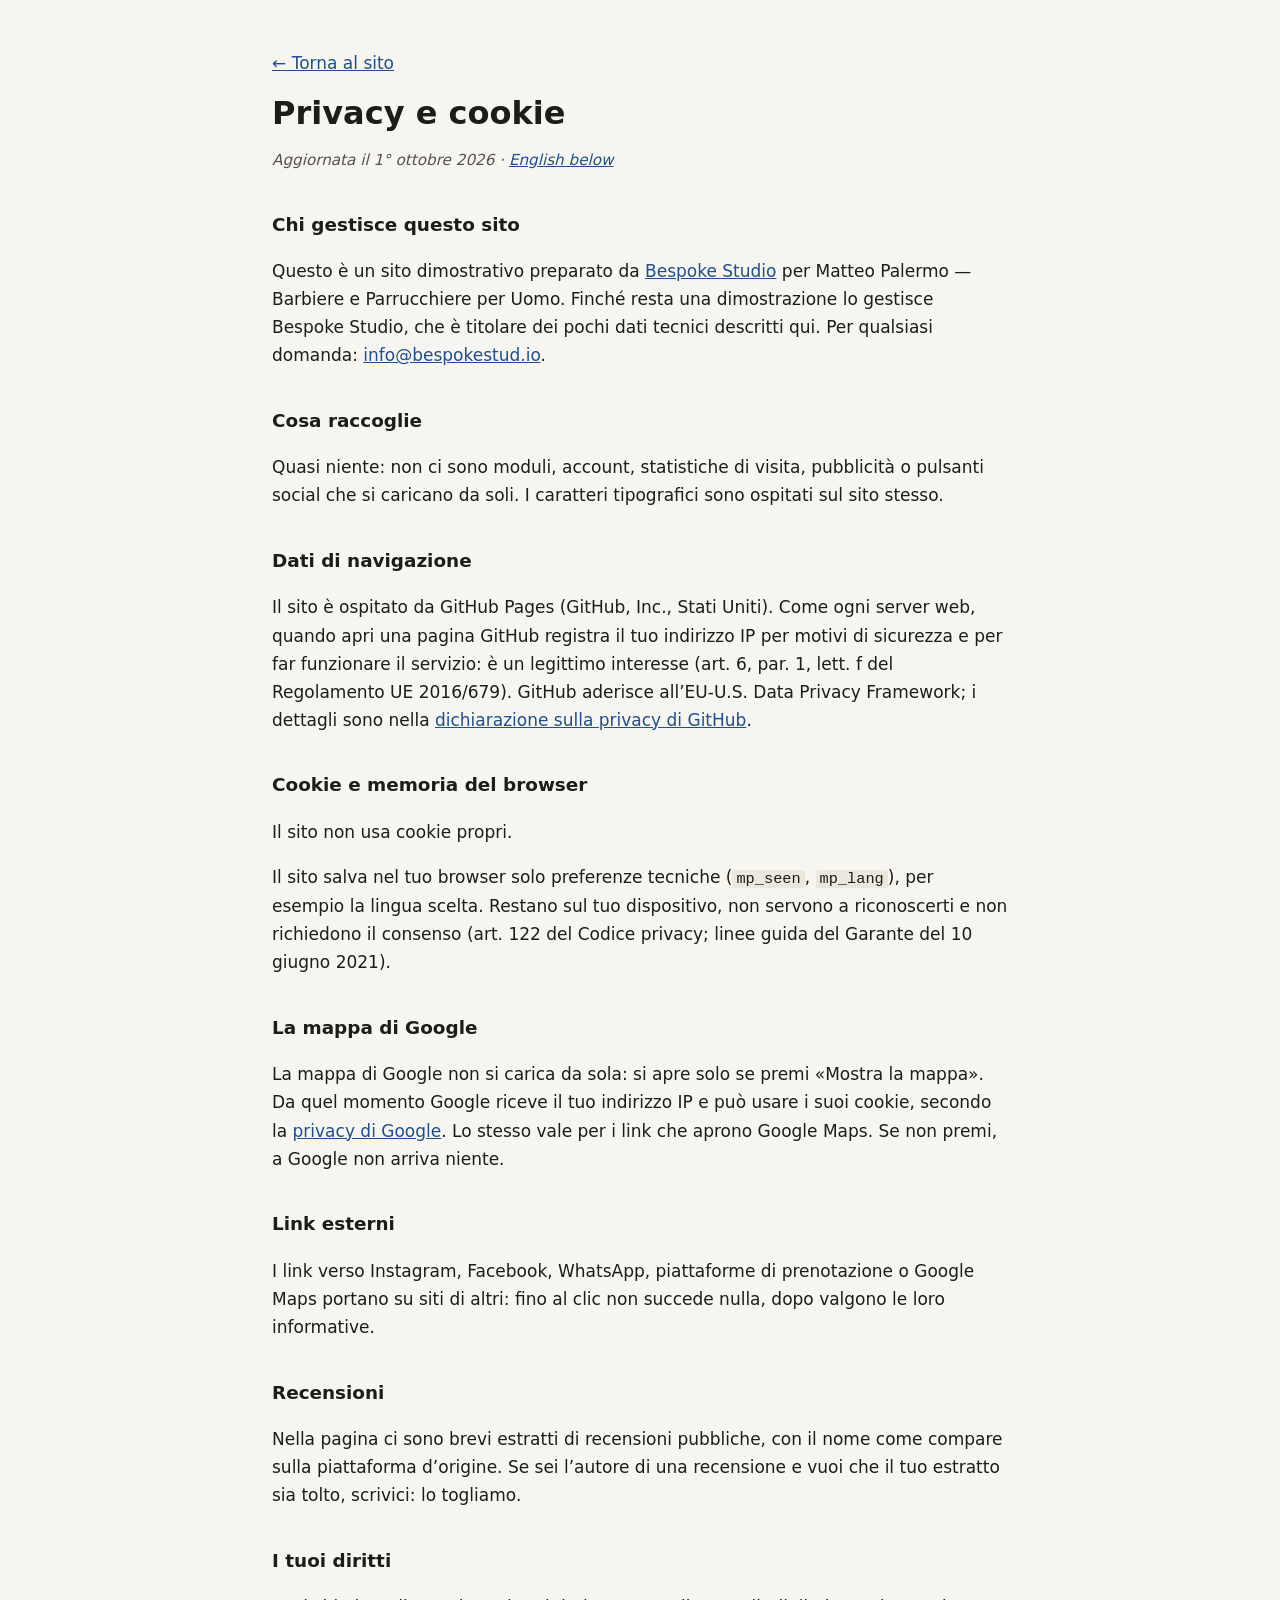
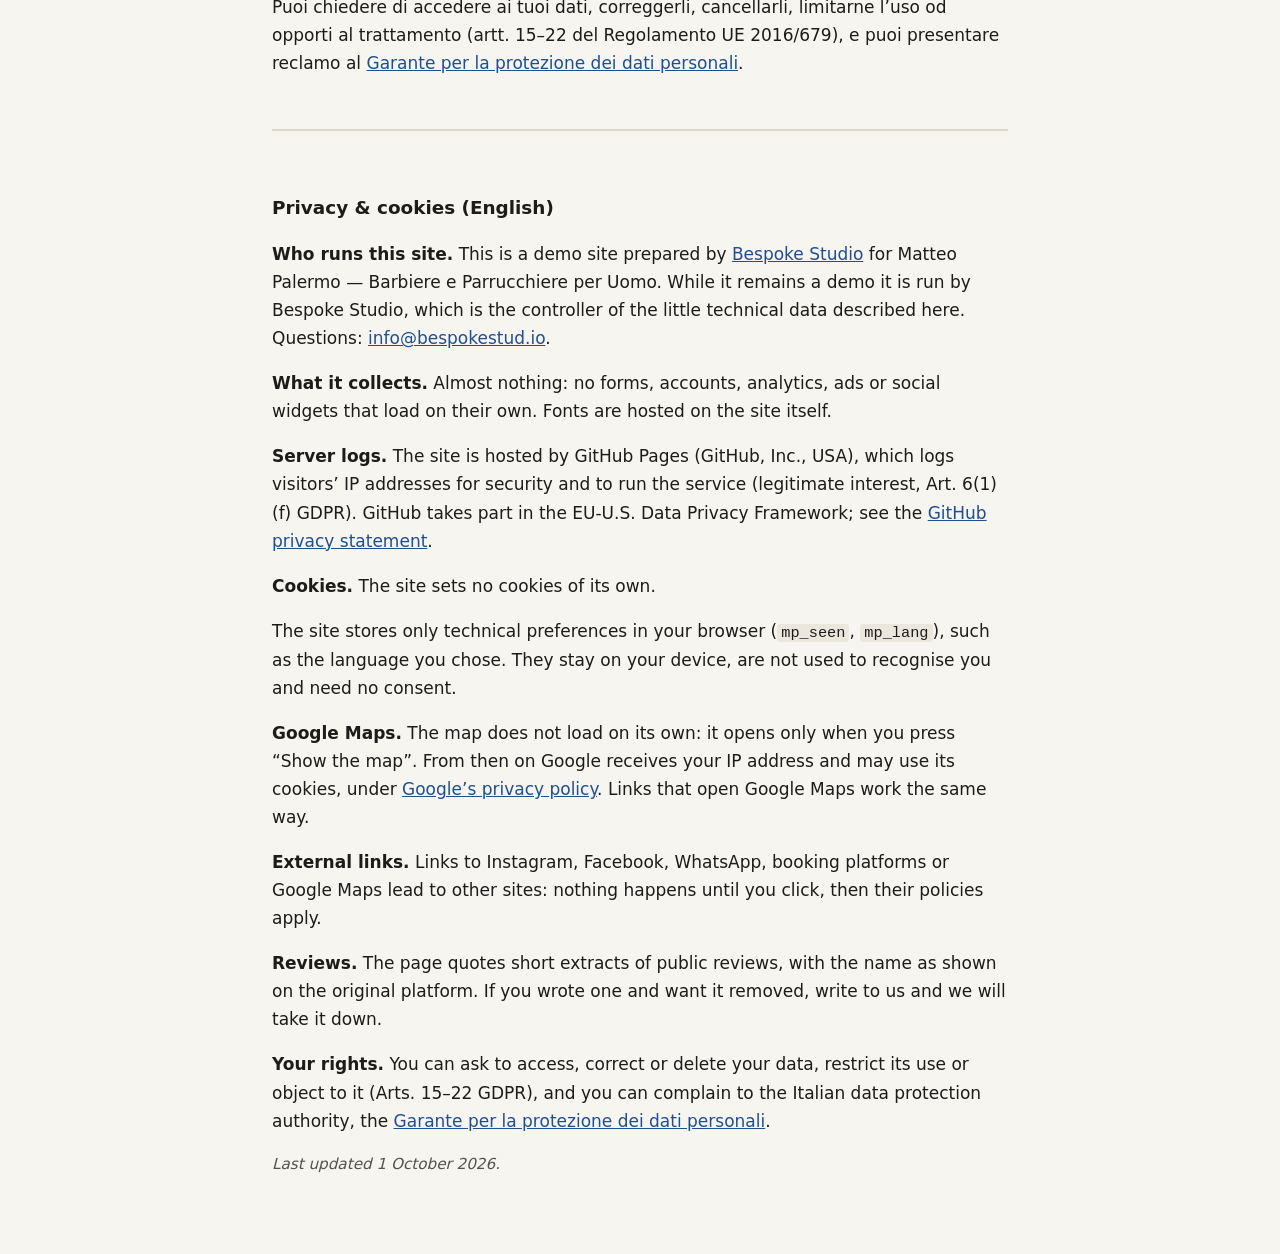
<file: privacy.html>
<!DOCTYPE html>
<html lang="it">
<head>
  <meta charset="UTF-8">
  <meta name="viewport" content="width=device-width, initial-scale=1.0">
  <meta name="robots" content="noindex">
  <title>Privacy e cookie · Matteo Palermo — Barbiere e Parrucchiere per Uomo</title>
  <meta name="description" content="Informativa privacy e cookie del sito Matteo Palermo — Barbiere e Parrucchiere per Uomo.">
  <style>
    body { margin: 0; background: #f7f5f0; color: #1d1c1a; font: 17px/1.65 system-ui, -apple-system, "Segoe UI", Roboto, sans-serif; }
    main { max-width: 46rem; margin: 0 auto; padding: 32px 20px 64px; }
    h1 { font-size: 2rem; line-height: 1.2; margin: 0.4em 0 0.2em; }
    h2 { font-size: 1.15rem; margin: 2em 0 0.4em; }
    a { color: #1f4f8f; }
    .data { color: #55524c; font-style: italic; font-size: 0.95rem; }
    .en { margin-top: 3em; padding-top: 1.5em; border-top: 2px solid #ddd8cc; }
    code { font-size: 0.9em; background: #ebe7dc; padding: 0 4px; border-radius: 3px; }
  </style>
</head>
<body>
<main>
  <p><a href="index.html">← Torna al sito</a></p>
  <h1>Privacy e cookie</h1>
  <p class="data">Aggiornata il 1° ottobre 2026 · <a href="#english" lang="en">English below</a></p>
  <h2>Chi gestisce questo sito</h2>
  <p>Questo è un sito dimostrativo preparato da <a href="https://bespokestud.io" rel="noopener">Bespoke Studio</a> per Matteo Palermo — Barbiere e Parrucchiere per Uomo. Finché resta una dimostrazione lo gestisce Bespoke Studio, che è titolare dei pochi dati tecnici descritti qui. Per qualsiasi domanda: <a href="mailto:info@bespokestud.io">info@bespokestud.io</a>.</p>
  <h2>Cosa raccoglie</h2>
  <p>Quasi niente: non ci sono moduli, account, statistiche di visita, pubblicità o pulsanti social che si caricano da soli. I caratteri tipografici sono ospitati sul sito stesso.</p>
  <h2>Dati di navigazione</h2>
  <p>Il sito è ospitato da GitHub Pages (GitHub, Inc., Stati Uniti). Come ogni server web, quando apri una pagina GitHub registra il tuo indirizzo IP per motivi di sicurezza e per far funzionare il servizio: è un legittimo interesse (art. 6, par. 1, lett. f del Regolamento UE 2016/679). GitHub aderisce all’EU-U.S. Data Privacy Framework; i dettagli sono nella <a href="https://docs.github.com/site-policy/privacy-policies/github-general-privacy-statement" rel="noopener">dichiarazione sulla privacy di GitHub</a>.</p>
  
  <h2>Cookie e memoria del browser</h2>
  <p>Il sito non usa cookie propri.</p>
  <p>Il sito salva nel tuo browser solo preferenze tecniche (<code>mp_seen</code>, <code>mp_lang</code>), per esempio la lingua scelta. Restano sul tuo dispositivo, non servono a riconoscerti e non richiedono il consenso (art. 122 del Codice privacy; linee guida del Garante del 10 giugno 2021).</p>
  <h2>La mappa di Google</h2>
  <p>La mappa di Google non si carica da sola: si apre solo se premi «Mostra la mappa». Da quel momento Google riceve il tuo indirizzo IP e può usare i suoi cookie, secondo la <a href="https://policies.google.com/privacy?hl=it" rel="noopener">privacy di Google</a>. Lo stesso vale per i link che aprono Google Maps. Se non premi, a Google non arriva niente.</p>
  <h2>Link esterni</h2>
  <p>I link verso Instagram, Facebook, WhatsApp, piattaforme di prenotazione o Google Maps portano su siti di altri: fino al clic non succede nulla, dopo valgono le loro informative.</p>
  <h2>Recensioni</h2>
  <p>Nella pagina ci sono brevi estratti di recensioni pubbliche, con il nome come compare sulla piattaforma d’origine. Se sei l’autore di una recensione e vuoi che il tuo estratto sia tolto, scrivici: lo togliamo.</p>
  <h2>I tuoi diritti</h2>
  <p>Puoi chiedere di accedere ai tuoi dati, correggerli, cancellarli, limitarne l’uso od opporti al trattamento (artt. 15–22 del Regolamento UE 2016/679), e puoi presentare reclamo al <a href="https://www.garanteprivacy.it" rel="noopener">Garante per la protezione dei dati personali</a>.</p>
  <div class="en" id="english" lang="en">
    <h2>Privacy &amp; cookies (English)</h2>
    <p><strong>Who runs this site.</strong> This is a demo site prepared by <a href="https://bespokestud.io" rel="noopener">Bespoke Studio</a> for Matteo Palermo — Barbiere e Parrucchiere per Uomo. While it remains a demo it is run by Bespoke Studio, which is the controller of the little technical data described here. Questions: <a href="mailto:info@bespokestud.io">info@bespokestud.io</a>.</p>
    <p><strong>What it collects.</strong> Almost nothing: no forms, accounts, analytics, ads or social widgets that load on their own. Fonts are hosted on the site itself.</p>
    <p><strong>Server logs.</strong> The site is hosted by GitHub Pages (GitHub, Inc., USA), which logs visitors’ IP addresses for security and to run the service (legitimate interest, Art. 6(1)(f) GDPR). GitHub takes part in the EU-U.S. Data Privacy Framework; see the <a href="https://docs.github.com/site-policy/privacy-policies/github-general-privacy-statement" rel="noopener">GitHub privacy statement</a>.</p>
    
    <p><strong>Cookies.</strong> The site sets no cookies of its own.</p>
    <p>The site stores only technical preferences in your browser (<code>mp_seen</code>, <code>mp_lang</code>), such as the language you chose. They stay on your device, are not used to recognise you and need no consent.</p>
    <p><strong>Google Maps.</strong> The map does not load on its own: it opens only when you press “Show the map”. From then on Google receives your IP address and may use its cookies, under <a href="https://policies.google.com/privacy?hl=en" rel="noopener">Google’s privacy policy</a>. Links that open Google Maps work the same way.</p>
    <p><strong>External links.</strong> Links to Instagram, Facebook, WhatsApp, booking platforms or Google Maps lead to other sites: nothing happens until you click, then their policies apply.</p>
    <p><strong>Reviews.</strong> The page quotes short extracts of public reviews, with the name as shown on the original platform. If you wrote one and want it removed, write to us and we will take it down.</p>
    <p><strong>Your rights.</strong> You can ask to access, correct or delete your data, restrict its use or object to it (Arts. 15–22 GDPR), and you can complain to the Italian data protection authority, the <a href="https://www.garanteprivacy.it" rel="noopener">Garante per la protezione dei dati personali</a>.</p>
    <p class="data">Last updated 1 October 2026.</p>
  </div>
</main>
</body>
</html>
</file>
